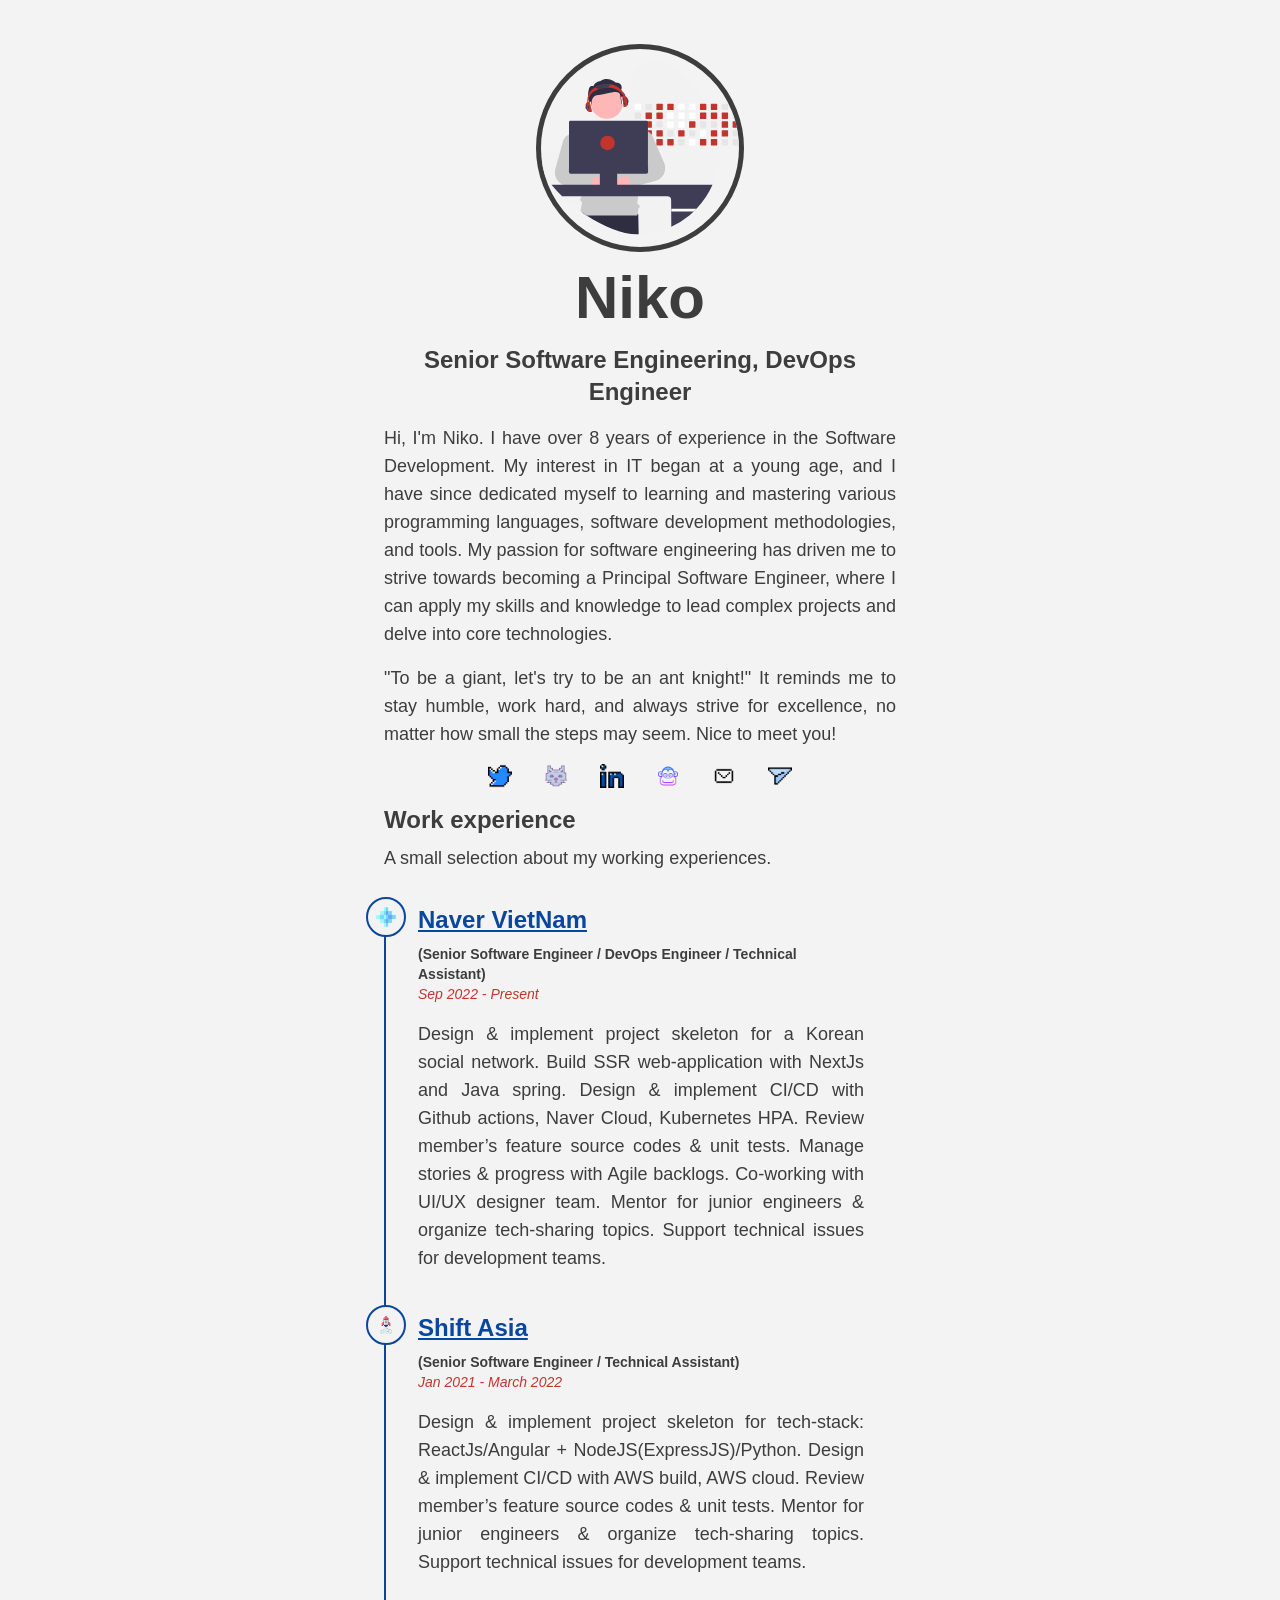
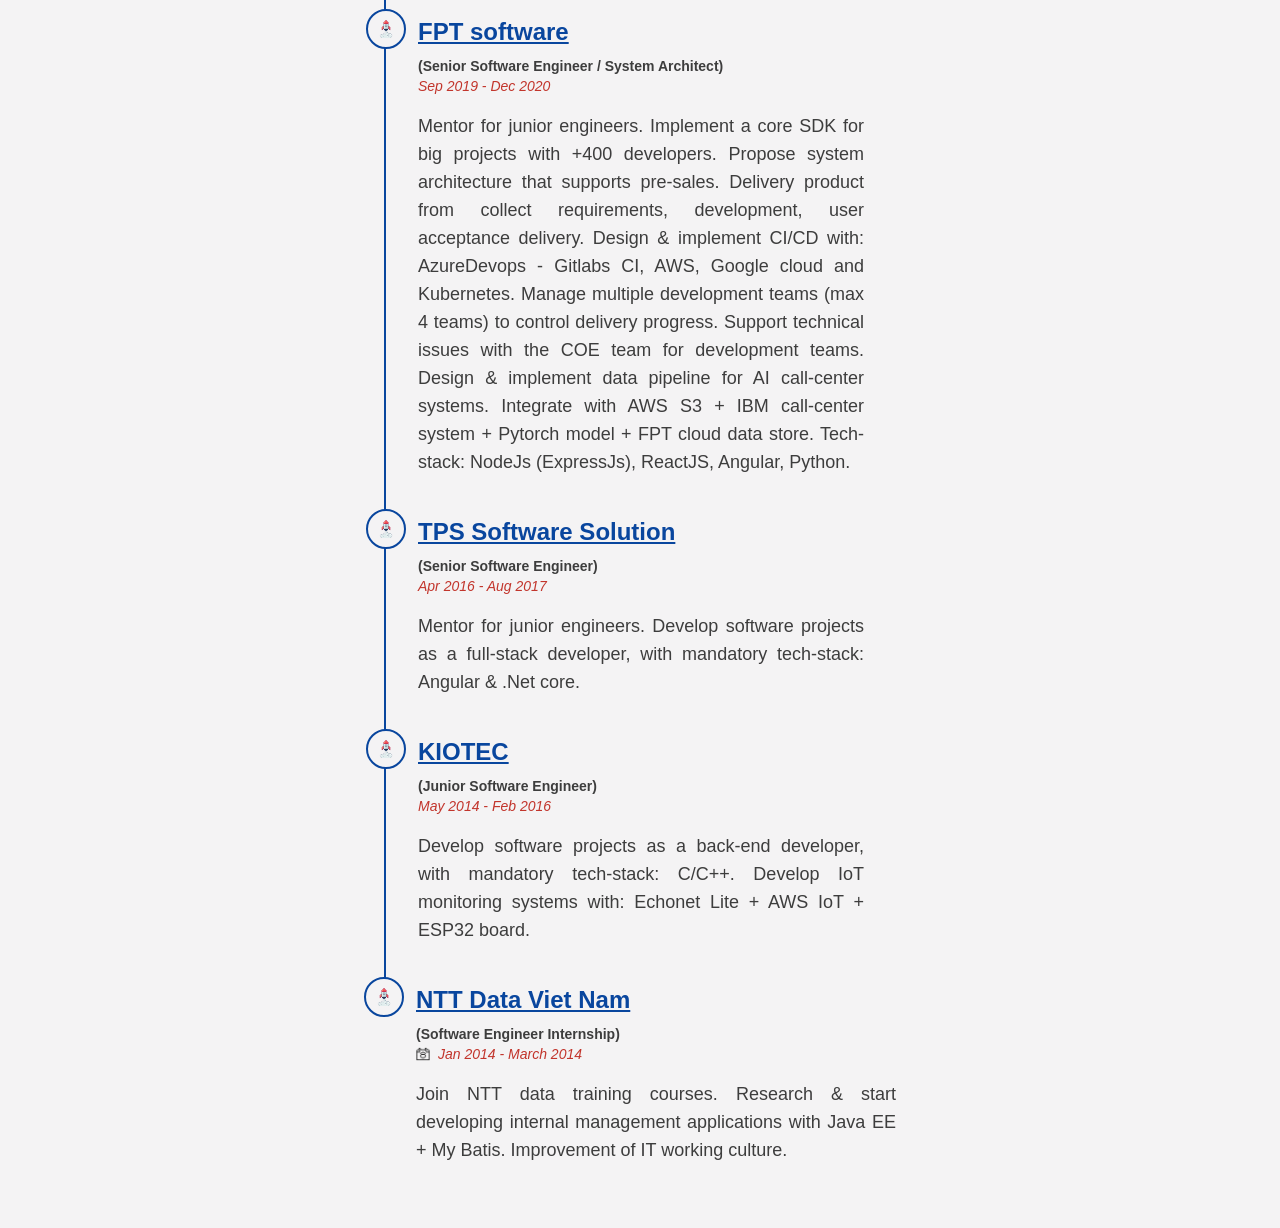
<file: index.html>
<!DOCTYPE html><html lang="en"><head><meta charSet="utf-8"/><meta name="viewport" content="width=device-width"/><title>Niko Home | Senior Software Engineering, DevOps Engineer</title><link rel="preload" as="image" href="/images/gentle.svg" fetchpriority="high"/><meta name="next-head-count" content="4"/><link rel="shortcut icon" href="/favicon.png"/><meta name="description" content="Hi, I&#x27;m Niko. I have over 8 years of experience in the Software Development. My interest in IT began at a young age, and I have since dedicated myself to learning and mastering various programming languages, software development methodologies, and tools. My passion for software engineering has driven me to strive towards becoming a Principal Software Engineer, where I can apply my skills and knowledge to lead complex projects and delve into core technologies."/><meta name="image" content="/images/gentle.svg"/><meta property="og:title" content="Niko | Senior Software Engineering, DevOps Engineer"/><meta property="og:description" content="Hi, I&#x27;m Niko. I have over 8 years of experience in the Software Development. My interest in IT began at a young age, and I have since dedicated myself to learning and mastering various programming languages, software development methodologies, and tools. My passion for software engineering has driven me to strive towards becoming a Principal Software Engineer, where I can apply my skills and knowledge to lead complex projects and delve into core technologies."/><meta property="og:image" content="/images/gentle.svg"/><meta property="og:type" content="website"/><meta name="twitter:title" content="Niko | Senior Software Engineering, DevOps Engineer"/><meta name="twitter:description" content="Hi, I&#x27;m Niko. I have over 8 years of experience in the Software Development. My interest in IT began at a young age, and I have since dedicated myself to learning and mastering various programming languages, software development methodologies, and tools. My passion for software engineering has driven me to strive towards becoming a Principal Software Engineer, where I can apply my skills and knowledge to lead complex projects and delve into core technologies."/><meta name="twitter:image" content="/images/gentle.svg"/><link rel="preload" href="/rnext/static/css/5d96747054d56ffa.css" as="style"/><link rel="stylesheet" href="/rnext/static/css/5d96747054d56ffa.css" data-n-g=""/><noscript data-n-css=""></noscript><script defer="" nomodule="" src="/rnext/static/chunks/polyfills-c67a75d1b6f99dc8.js"></script><script src="/rnext/static/chunks/webpack-8fa1640cc84ba8fe.js" defer=""></script><script src="/rnext/static/chunks/framework-2c79e2a64abdb08b.js" defer=""></script><script src="/rnext/static/chunks/main-5e1a0aef6de5709a.js" defer=""></script><script src="/rnext/static/chunks/pages/_app-cb4d59606a29a817.js" defer=""></script><script src="/rnext/static/chunks/pages/index-20db0526b7ee0a53.js" defer=""></script><script src="/rnext/static/5n1_-PltZBHCkyOPPNNen/_buildManifest.js" defer=""></script><script src="/rnext/static/5n1_-PltZBHCkyOPPNNen/_ssgManifest.js" defer=""></script></head><body><div id="__next"><main class="page-main"><div class="flex flex-col items-center justify-between summary "><img alt="Niko" fetchpriority="high" width="180" height="37" decoding="async" data-nimg="1" class="summary-profile-img" style="color:transparent" src="/images/gentle.svg"/><h2 class="summary-name">Niko</h2><h4 class="summary-title">Senior Software Engineering, DevOps Engineer</h4><p class="summary-intro">Hi, I&#x27;m Niko. I have over 8 years of experience in the Software Development. My interest in IT began at a young age, and I have since dedicated myself to learning and mastering various programming languages, software development methodologies, and tools. My passion for software engineering has driven me to strive towards becoming a Principal Software Engineer, where I can apply my skills and knowledge to lead complex projects and delve into core technologies. </p><p class="summary-intro">&quot;To be a giant, let&#x27;s try to be an ant knight!&quot; It reminds me to stay humble, work hard, and always strive for excellence, no matter how small the steps may seem. Nice to meet you!</p><div class="summary-links"><a href="https://twitter.com/nikoderdev" target="_blank" rel="noreferrer" class="summary-link"><img alt="twitter" title="Twitter" loading="lazy" width="24" height="24" decoding="async" data-nimg="1" style="color:transparent" src="/images/twitter.png"/></a><a href="https://github.com/niko0xdev" target="_blank" rel="noreferrer" class="summary-link"><img alt="github" title="Github" loading="lazy" width="24" height="24" decoding="async" data-nimg="1" style="color:transparent" src="/images/github.png"/></a><a href="https://www.linkedin.com/in/duyluongphung/" target="_blank" rel="noreferrer" class="summary-link"><img alt="linkedin" title="Linkedin" loading="lazy" width="24" height="24" decoding="async" data-nimg="1" style="color:transparent" src="/images/linkedin.png"/></a><a href="https://blog.nikoder.dev/" target="_blank" rel="noreferrer" class="summary-link"><img alt="blog" title="My Blog" loading="lazy" width="24" height="24" decoding="async" data-nimg="1" style="color:transparent" src="/images/kong.png"/></a><a href="mailto:niko0xdev@gmail.com" target="_blank" rel="noreferrer" class="summary-link"><img alt="mail" title="Mail to me" loading="lazy" width="24" height="24" decoding="async" data-nimg="1" style="color:transparent" src="/images/mail.png"/></a><a href="https://t.me/niko0xdev" target="_blank" rel="noreferrer" class="summary-link"><img alt="telegram" title="Telegram to me" loading="lazy" width="24" height="24" decoding="async" data-nimg="1" style="color:transparent" src="/images/send.png"/></a></div></div><div class="flex flex-col items-center justify-between timeline "><h3 class="timeline-big">Work experience</h3><p class="timeline-small">A small selection about my working experiences.</p><ol class="timeline-items"><li><div class="flex-start"><div class="timeline-item-img"><img alt="Naver VietNam" loading="lazy" width="100" height="100" decoding="async" data-nimg="1" class="timeline-img" style="color:transparent" src="/images/pixel.png"/></div><div class="timeline-item-content"><div class="mb-4 flex flex-col justify-between"><h3 class="timeline-company">Naver VietNam<!-- --> </h3><h4 class="timeline-title">(<!-- -->Senior Software Engineer / DevOps Engineer / Technical Assistant<!-- -->)</h4><div class="timeline-date"><p>Sep 2022<!-- --> - <!-- -->Present</p></div></div><p class="timeline-content">Design &amp; implement project skeleton for a Korean social network. Build SSR web-application with NextJs and Java spring. Design &amp; implement CI/CD with Github actions, Naver Cloud, Kubernetes HPA. Review member’s feature source codes &amp; unit tests. Manage stories &amp; progress with Agile backlogs. Co-working with UI/UX designer team. Mentor for junior engineers &amp; organize tech-sharing topics. Support technical issues for development teams.</p></div></div></li><li><div class="flex-start"><div class="timeline-item-img"><img alt="Shift Asia" loading="lazy" width="100" height="100" decoding="async" data-nimg="1" class="timeline-img" style="color:transparent" src="/images/start-up.png"/></div><div class="timeline-item-content"><div class="mb-4 flex flex-col justify-between"><h3 class="timeline-company">Shift Asia<!-- --> </h3><h4 class="timeline-title">(<!-- -->Senior Software Engineer / Technical Assistant<!-- -->)</h4><div class="timeline-date"><p>Jan 2021<!-- --> - <!-- -->March 2022</p></div></div><p class="timeline-content">Design &amp; implement project skeleton for tech-stack: ReactJs/Angular + NodeJS(ExpressJS)/Python. Design &amp; implement CI/CD with AWS build, AWS cloud. Review member’s feature source codes &amp; unit tests. Mentor for junior engineers &amp; organize tech-sharing topics. Support technical issues for development teams.</p></div></div></li><li><div class="flex-start"><div class="timeline-item-img"><img alt="FPT software" loading="lazy" width="100" height="100" decoding="async" data-nimg="1" class="timeline-img" style="color:transparent" src="/images/start-up.png"/></div><div class="timeline-item-content"><div class="mb-4 flex flex-col justify-between"><h3 class="timeline-company">FPT software<!-- --> </h3><h4 class="timeline-title">(<!-- -->Senior Software Engineer / System Architect<!-- -->)</h4><div class="timeline-date"><p>Sep 2019<!-- --> - <!-- -->Dec 2020</p></div></div><p class="timeline-content">Mentor for junior engineers. Implement a core SDK for big projects with +400 developers. Propose system architecture that supports pre-sales. Delivery product from collect requirements, development, user acceptance delivery. Design &amp; implement CI/CD with: AzureDevops - Gitlabs CI, AWS, Google cloud and Kubernetes. Manage multiple development teams (max 4 teams) to control delivery progress. Support technical issues with the COE team for development teams. Design &amp; implement data pipeline for AI call-center systems. Integrate with AWS S3 + IBM call-center system + Pytorch model + FPT cloud data store. Tech-stack: NodeJs (ExpressJs), ReactJS, Angular, Python.</p></div></div></li><li><div class="flex-start"><div class="timeline-item-img"><img alt="TPS Software Solution" loading="lazy" width="100" height="100" decoding="async" data-nimg="1" class="timeline-img" style="color:transparent" src="/images/start-up.png"/></div><div class="timeline-item-content"><div class="mb-4 flex flex-col justify-between"><h3 class="timeline-company">TPS Software Solution<!-- --> </h3><h4 class="timeline-title">(<!-- -->Senior Software Engineer<!-- -->)</h4><div class="timeline-date"><p>Apr 2016<!-- --> - <!-- -->Aug 2017</p></div></div><p class="timeline-content">Mentor for junior engineers. Develop software projects as a full-stack developer, with mandatory tech-stack: Angular &amp; .Net core.</p></div></div></li><li><div class="flex-start"><div class="timeline-item-img"><img alt="KIOTEC" loading="lazy" width="100" height="100" decoding="async" data-nimg="1" class="timeline-img" style="color:transparent" src="/images/start-up.png"/></div><div class="timeline-item-content"><div class="mb-4 flex flex-col justify-between"><h3 class="timeline-company">KIOTEC<!-- --> </h3><h4 class="timeline-title">(<!-- -->Junior Software Engineer<!-- -->)</h4><div class="timeline-date"><p>May 2014<!-- --> - <!-- -->Feb 2016</p></div></div><p class="timeline-content">Develop software projects as a back-end developer, with mandatory tech-stack: C/C++. Develop IoT monitoring systems with: Echonet Lite + AWS IoT + ESP32 board.</p></div></div></li></ol><div class="timeline-last-item"><div class="flex-start"><div class="timeline-item-img"><img alt="NTT Data Viet Nam" loading="lazy" width="100" height="100" decoding="async" data-nimg="1" class="timeline-img" style="color:transparent" src="/images/start-up.png"/></div><div class="timeline-item-content"><div class="mb-4 flex flex-col justify-between"><h3 class="timeline-company">NTT Data Viet Nam<!-- --> </h3><h4 class="timeline-title">(<!-- -->Software Engineer Internship<!-- -->)</h4><div class="timeline-date"><img alt="calendar" loading="lazy" width="14" height="14" decoding="async" data-nimg="1" style="color:transparent" src="/images/calendar-event.png"/><p>Jan 2014<!-- --> - <!-- -->March 2014</p></div></div><p class="timeline-content">Join NTT data training courses. Research &amp; start developing internal management applications with Java EE + My Batis. Improvement of IT working culture.</p></div></div></div></div></main></div><script id="__NEXT_DATA__" type="application/json">{"props":{"pageProps":{"contact":{"name":"Niko","profileImg":"/images/gentle.svg","email":"niko0xdev@gmail.com","title":"Senior Software Engineering, DevOps Engineer","intro":"Hi, I'm Niko. I have over 8 years of experience in the Software Development. My interest in IT began at a young age, and I have since dedicated myself to learning and mastering various programming languages, software development methodologies, and tools. My passion for software engineering has driven me to strive towards becoming a Principal Software Engineer, where I can apply my skills and knowledge to lead complex projects and delve into core technologies. \n\"To be a giant, let's try to be an ant knight!\" It reminds me to stay humble, work hard, and always strive for excellence, no matter how small the steps may seem. Nice to meet you!","social":{"twitter":{"label":"Twitter","url":"https://twitter.com/nikoderdev","icon":"/images/twitter.png"},"github":{"label":"Github","url":"https://github.com/niko0xdev","icon":"/images/github.png"},"linkedin":{"label":"Linkedin","url":"https://www.linkedin.com/in/duyluongphung/","icon":"/images/linkedin.png"},"blog":{"label":"My Blog","url":"https://blog.nikoder.dev/","icon":"/images/kong.png"},"mail":{"label":"Mail to me","url":"mailto:niko0xdev@gmail.com","icon":"/images/mail.png"},"telegram":{"label":"Telegram to me","url":"https://t.me/niko0xdev","icon":"/images/send.png"}}},"timelines":[{"logo":"/images/pixel.png","from":"Sep 2022","to":"Present","company":"Naver VietNam","title":"Senior Software Engineer / DevOps Engineer / Technical Assistant","description":"Design \u0026 implement project skeleton for a Korean social network. Build SSR web-application with NextJs and Java spring. Design \u0026 implement CI/CD with Github actions, Naver Cloud, Kubernetes HPA. Review member’s feature source codes \u0026 unit tests. Manage stories \u0026 progress with Agile backlogs. Co-working with UI/UX designer team. Mentor for junior engineers \u0026 organize tech-sharing topics. Support technical issues for development teams."},{"logo":"/images/start-up.png","from":"Jan 2021","to":"March 2022","company":"Shift Asia","title":"Senior Software Engineer / Technical Assistant","description":"Design \u0026 implement project skeleton for tech-stack: ReactJs/Angular + NodeJS(ExpressJS)/Python. Design \u0026 implement CI/CD with AWS build, AWS cloud. Review member’s feature source codes \u0026 unit tests. Mentor for junior engineers \u0026 organize tech-sharing topics. Support technical issues for development teams."},{"logo":"/images/start-up.png","from":"Sep 2019","to":"Dec 2020","company":"FPT software","title":"Senior Software Engineer / System Architect","description":"Mentor for junior engineers. Implement a core SDK for big projects with +400 developers. Propose system architecture that supports pre-sales. Delivery product from collect requirements, development, user acceptance delivery. Design \u0026 implement CI/CD with: AzureDevops - Gitlabs CI, AWS, Google cloud and Kubernetes. Manage multiple development teams (max 4 teams) to control delivery progress. Support technical issues with the COE team for development teams. Design \u0026 implement data pipeline for AI call-center systems. Integrate with AWS S3 + IBM call-center system + Pytorch model + FPT cloud data store. Tech-stack: NodeJs (ExpressJs), ReactJS, Angular, Python."},{"logo":"/images/start-up.png","from":"Apr 2016","to":"Aug 2017","company":"TPS Software Solution","title":"Senior Software Engineer","description":"Mentor for junior engineers. Develop software projects as a full-stack developer, with mandatory tech-stack: Angular \u0026 .Net core."},{"logo":"/images/start-up.png","from":"May 2014","to":"Feb 2016","company":"KIOTEC","title":"Junior Software Engineer","description":"Develop software projects as a back-end developer, with mandatory tech-stack: C/C++. Develop IoT monitoring systems with: Echonet Lite + AWS IoT + ESP32 board."},{"logo":"/images/start-up.png","from":"Jan 2014","to":"March 2014","company":"NTT Data Viet Nam","title":"Software Engineer Internship","description":"Join NTT data training courses. Research \u0026 start developing internal management applications with Java EE + My Batis. Improvement of IT working culture."}]},"__N_SSG":true},"page":"/","query":{},"buildId":"5n1_-PltZBHCkyOPPNNen","isFallback":false,"gsp":true,"scriptLoader":[]}</script></body></html>
</file>
<file: rnext/static/css/5d96747054d56ffa.css>
@import"https://fonts.googleapis.com/css2?family=Press+Start+2P&display=swap";/*
! tailwindcss v3.3.2 | MIT License | https://tailwindcss.com
*/*,:after,:before{box-sizing:border-box;border:0 solid #e5e7eb}:after,:before{--tw-content:""}html{line-height:1.5;-webkit-text-size-adjust:100%;-moz-tab-size:4;-o-tab-size:4;tab-size:4;font-family:ui-sans-serif,system-ui,-apple-system,BlinkMacSystemFont,Segoe UI,Roboto,Helvetica Neue,Arial,Noto Sans,sans-serif,Apple Color Emoji,Segoe UI Emoji,Segoe UI Symbol,Noto Color Emoji;font-feature-settings:normal;font-variation-settings:normal}body{margin:0;line-height:inherit}hr{height:0;color:inherit;border-top-width:1px}abbr:where([title]){-webkit-text-decoration:underline dotted;text-decoration:underline dotted}h1,h2,h3,h4,h5,h6{font-size:inherit;font-weight:inherit}a{color:inherit;text-decoration:inherit}b,strong{font-weight:bolder}code,kbd,pre,samp{font-family:ui-monospace,SFMono-Regular,Menlo,Monaco,Consolas,Liberation Mono,Courier New,monospace;font-size:1em}small{font-size:80%}sub,sup{font-size:75%;line-height:0;position:relative;vertical-align:baseline}sub{bottom:-.25em}sup{top:-.5em}table{text-indent:0;border-color:inherit;border-collapse:collapse}button,input,optgroup,select,textarea{font-family:inherit;font-size:100%;font-weight:inherit;line-height:inherit;color:inherit;margin:0;padding:0}button,select{text-transform:none}[type=button],[type=reset],[type=submit],button{-webkit-appearance:button;background-color:transparent;background-image:none}:-moz-focusring{outline:auto}:-moz-ui-invalid{box-shadow:none}progress{vertical-align:baseline}::-webkit-inner-spin-button,::-webkit-outer-spin-button{height:auto}[type=search]{-webkit-appearance:textfield;outline-offset:-2px}::-webkit-search-decoration{-webkit-appearance:none}::-webkit-file-upload-button{-webkit-appearance:button;font:inherit}summary{display:list-item}blockquote,dd,dl,figure,h1,h2,h3,h4,h5,h6,hr,p,pre{margin:0}fieldset{margin:0}fieldset,legend{padding:0}menu,ol,ul{list-style:none;margin:0;padding:0}textarea{resize:vertical}input::-moz-placeholder,textarea::-moz-placeholder{opacity:1;color:#9ca3af}input::placeholder,textarea::placeholder{opacity:1;color:#9ca3af}[role=button],button{cursor:pointer}:disabled{cursor:default}audio,canvas,embed,iframe,img,object,svg,video{display:block;vertical-align:middle}img,video{max-width:100%;height:auto}[hidden]{display:none}:root{--primary-color:#f4f3f4;--secondary-color:#3d3d3d}*,:after,:before{--tw-border-spacing-x:0;--tw-border-spacing-y:0;--tw-translate-x:0;--tw-translate-y:0;--tw-rotate:0;--tw-skew-x:0;--tw-skew-y:0;--tw-scale-x:1;--tw-scale-y:1;--tw-pan-x: ;--tw-pan-y: ;--tw-pinch-zoom: ;--tw-scroll-snap-strictness:proximity;--tw-gradient-from-position: ;--tw-gradient-via-position: ;--tw-gradient-to-position: ;--tw-ordinal: ;--tw-slashed-zero: ;--tw-numeric-figure: ;--tw-numeric-spacing: ;--tw-numeric-fraction: ;--tw-ring-inset: ;--tw-ring-offset-width:0px;--tw-ring-offset-color:#fff;--tw-ring-color:rgba(59,130,246,.5);--tw-ring-offset-shadow:0 0 #0000;--tw-ring-shadow:0 0 #0000;--tw-shadow:0 0 #0000;--tw-shadow-colored:0 0 #0000;--tw-blur: ;--tw-brightness: ;--tw-contrast: ;--tw-grayscale: ;--tw-hue-rotate: ;--tw-invert: ;--tw-saturate: ;--tw-sepia: ;--tw-drop-shadow: ;--tw-backdrop-blur: ;--tw-backdrop-brightness: ;--tw-backdrop-contrast: ;--tw-backdrop-grayscale: ;--tw-backdrop-hue-rotate: ;--tw-backdrop-invert: ;--tw-backdrop-opacity: ;--tw-backdrop-saturate: ;--tw-backdrop-sepia: }::backdrop{--tw-border-spacing-x:0;--tw-border-spacing-y:0;--tw-translate-x:0;--tw-translate-y:0;--tw-rotate:0;--tw-skew-x:0;--tw-skew-y:0;--tw-scale-x:1;--tw-scale-y:1;--tw-pan-x: ;--tw-pan-y: ;--tw-pinch-zoom: ;--tw-scroll-snap-strictness:proximity;--tw-gradient-from-position: ;--tw-gradient-via-position: ;--tw-gradient-to-position: ;--tw-ordinal: ;--tw-slashed-zero: ;--tw-numeric-figure: ;--tw-numeric-spacing: ;--tw-numeric-fraction: ;--tw-ring-inset: ;--tw-ring-offset-width:0px;--tw-ring-offset-color:#fff;--tw-ring-color:rgba(59,130,246,.5);--tw-ring-offset-shadow:0 0 #0000;--tw-ring-shadow:0 0 #0000;--tw-shadow:0 0 #0000;--tw-shadow-colored:0 0 #0000;--tw-blur: ;--tw-brightness: ;--tw-contrast: ;--tw-grayscale: ;--tw-hue-rotate: ;--tw-invert: ;--tw-saturate: ;--tw-sepia: ;--tw-drop-shadow: ;--tw-backdrop-blur: ;--tw-backdrop-brightness: ;--tw-backdrop-contrast: ;--tw-backdrop-grayscale: ;--tw-backdrop-hue-rotate: ;--tw-backdrop-invert: ;--tw-backdrop-opacity: ;--tw-backdrop-saturate: ;--tw-backdrop-sepia: }.mb-4{margin-bottom:1rem}.flex{display:flex}.flex-col{flex-direction:column}.items-center{align-items:center}.justify-between{justify-content:space-between}:root{--background-color:#f4f3f4;--text-color:#3d3d3d;--hl-color:#c2352c;--blue-color:#09469e}body{text-rendering:optimizeSpeed;line-height:1.6;font-size:1.33rem;font-family:-apple-system,BlinkMacSystemFont,avenir next,avenir,helvetica neue,helvetica,Ubuntu,roboto,noto,segoe ui,arial,sans-serif}.summary{width:100%;padding-top:1.25rem}.summary>*{margin-bottom:1rem}.summary-profile-img{height:10rem;width:10rem;border-radius:9999px;border-width:5px;border-color:var(--text-color)}@media (min-width:768px){.summary-profile-img{height:13rem;width:13rem}}.summary-name{font-size:1.875rem;line-height:2.25rem;font-weight:700}@media (min-width:768px){.summary-name{font-size:3.75rem;line-height:1}}.summary-title{flex-wrap:wrap;text-align:center;font-size:1.125rem;line-height:1.75rem;font-weight:700}@media (min-width:768px){.summary-title{font-size:1.5rem;line-height:2rem}}.summary-intro{text-align:justify;font-size:1rem;line-height:1.5rem}@media (min-width:768px){.summary-intro{font-size:1.125rem;line-height:1.75rem}}.summary-links{display:flex;justify-content:space-between}.summary-link{margin-left:1rem;margin-right:1rem}.timeline{width:100%}.timeline-items{position:relative;display:flex;flex-direction:column;align-items:flex-start;justify-content:space-between;border-left-width:2px;border-color:var(--blue-color)}.timeline-items>*{margin-right:2rem}.timeline-item-img{margin-left:-13px;display:flex;height:25px;width:25px;align-items:center;justify-content:center;border-radius:9999px}.timeline-item-content{margin-bottom:2.5rem;margin-left:2rem;margin-top:-25px;display:block;border-radius:.5rem}.timeline-img{position:absolute;z-index:50;height:2rem;width:2rem;max-width:20rem;border-radius:9999px;border-width:2px;padding:.125rem;background-color:var(--primary-color);border-color:var(--blue-color)}@media (min-width:768px){.timeline-img{height:2.5rem;width:2.5rem;padding:.5rem}}.timeline-company{font-size:1.25rem;font-weight:700;line-height:1.25rem;text-decoration-line:underline;color:var(--blue-color)}@media (min-width:768px){.timeline-company{font-size:1.5rem;line-height:2rem}}.timeline-title{margin-top:.5rem;font-size:.875rem;line-height:1.25rem;font-weight:700}@media (min-width:768px){.timeline-title{font-size:.875rem;line-height:1.25rem}}.timeline-date{display:flex;align-items:center;font-size:.875rem;line-height:1.25rem;font-style:italic;color:var(--hl-color)}.timeline-date>*{margin-right:.5rem}.timeline-content{text-align:justify;font-size:1rem;line-height:1.5rem}@media (min-width:768px){.timeline-content{font-size:1.125rem;line-height:1.75rem}}.timeline-big{margin-bottom:.5rem;display:flex;width:100%;font-size:1.25rem;line-height:1.75rem;font-weight:700}@media (min-width:768px){.timeline-big{font-size:1.5rem;line-height:2rem}}.timeline-big>*{margin-right:.5rem}.timeline-small{margin-bottom:2rem;width:100%;font-size:1rem;line-height:1.5rem}@media (min-width:768px){.timeline-small{font-size:1.125rem;line-height:1.75rem}}.timeline-last-item{width:100%}.page-main{display:flex;min-height:100vh;flex-direction:column;align-items:center;justify-content:space-between;padding:1.5rem}@media (min-width:768px){.page-main{padding:1.5rem 6rem}}@media (min-width:1280px){.page-main{padding:1.5rem 24rem}}body{color:var(--text-color);background:var(--background-color)}
</file>
